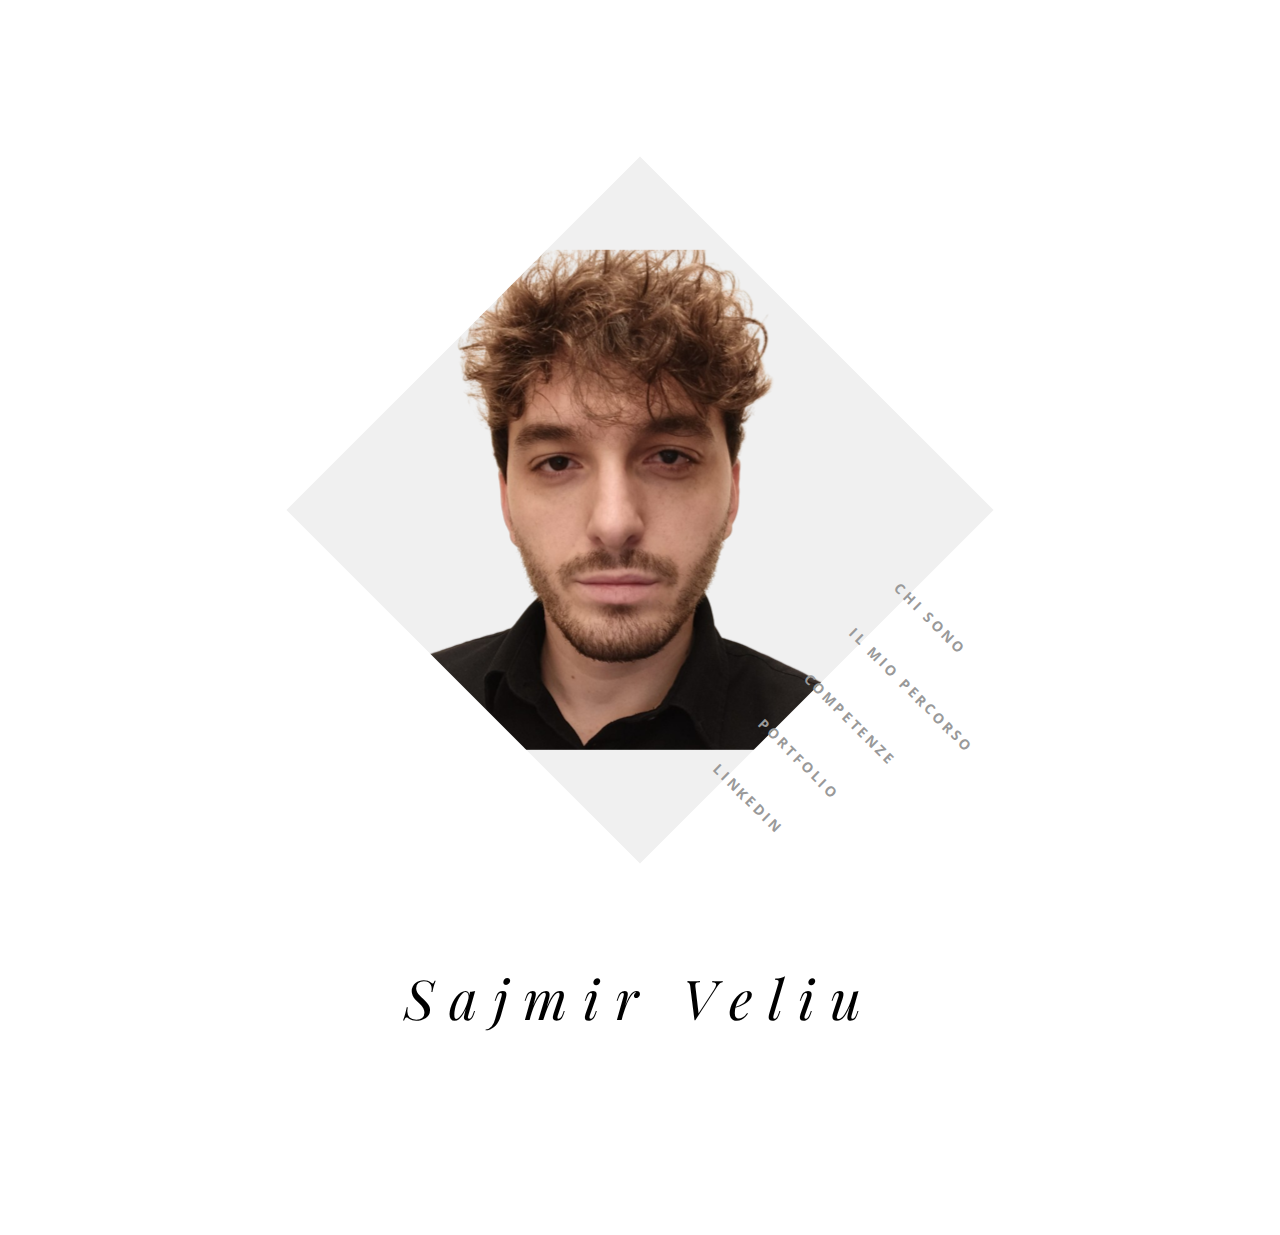
<file: index.html>
<!DOCTYPE html>
<html class='no-js'>

<head>

	<meta charset="utf-8">
	<meta http-equiv="X-UA-Compatible" content="IE=edge">
	<meta name="viewport" content="width=device-width, initial-scale=1">

	<title>Portfolio Veliu Sajmir</title>
	<link rel="icon" type="images/x-icon" href="img/icons8-portfolio-80.png" />

	<link rel='stylesheet' type='text/css' href='bootstrap/css/bootstrap.min.css'>
	<link rel='stylesheet' type='text/css' href='css/ionicons.min.css'>

	<link rel='stylesheet' type='text/css' href='css/owl.carousel.css'>
	<link rel='stylesheet' type='text/css' href='css/owl.theme.css'>
	<link rel='stylesheet' type='text/css' href='css/owl.transitions.css'>
	<link rel='stylesheet' type='text/css' href='css/magnific-popup.css'>
	<link rel='stylesheet' type='text/css' href='css/style.css'>
	<link rel='stylesheet' type='text/css' href='css/color-default.css'>

</head>

<body>

	<!--=============================================================================
			Preloader
		===============================================================================-->
	<div id='preloader'>
		<div class='loader'>
			<img src='img/load.gif' alt='symp'>
		</div>
	</div>



	<!--=============================================================================
			Main Wrapper
		===============================================================================-->
	<div id='wrapper'>

		<!--=============================================================================
				Front Section
			===============================================================================-->
		<section class='front-section'>

			<div class='container'>


				<div class='transition-mask'></div>


				<div class='front-person-img'>

					<!--person's image-->
					<img src='img/man2.png' alt='Symp'
						style="height: 100%;	position: absolute;	top: -11px; right: 60px; max-width: max-content!important;">
					<!--/person's image-->

				</div>


				<nav class='front-person-links'>

					<!--
							navigation links, data-section attribute points towards the section with id to be opened. 
						-->

					<ul>

						<li>
							<a href='#' data-section='about'>Chi Sono</a>
						</li>

						<li>
							<a href='#' data-section='resume'>Il Mio Percorso</a>
						</li>

						<li>
							<a href='#' data-section='services'>Competenze</a>
						</li>

						<li>
							<a href='#' data-section='portfolio'>Portfolio</a>
						</li>

						<li>
							<a href='https://www.linkedin.com/in/sajmir-veliu-4a868819b/'>Linkedin</a>
						</li>


					</ul>

				</nav>



				<div class='front-heading text-center' style="color:black!important;">

					<h2 style="color:black!important;">
						Sajmir Veliu
					</h2>



				</div>


			</div>

		</section>
		<!--=============================================================================
				/Front Section
			===============================================================================-->

		<!--=============================================================================
				About Section
			===============================================================================-->
		<section id='about' class='about-section section'>

			<div class='basic-info section-block'>

				<div class='container'>

					<div class='section-header text-center'>

						<h2>Chi Sono</h2>

						<!--divider-->
						<div class='divider-draft center'></div>
						<!--/divider-->


					</div>

					<div class='row'>

						<div class='col-md-4'>
							<div class='about-person-img'>

								<img src='img/man2.png' alt='symp'>

							</div>

						</div>


						<div class='col-md-8 about-info'>


							<p>
								Salve mi chiamo Sajmir e lavoro come sviluppatore software da diversi anni. Mi
								appassiona tutto ciò che riguarda la tecnologia e l’innovazione,
								e cerco sempre di applicare le mie conoscenze e le mie competenze per creare soluzioni
								originali e funzionali. Ho una ottima padronanza dei
								vari linguaggi di programmazione, come Java, PHP, Javascript e altri. Ho
								partecipato a numerosi progetti stimolanti,
								soprattutto nel settore sanitario nazionale, che potete visionare sul mio portfolio. Tra
								questi, vorrei segnalare MyADI (Gestionale Assistenza Domiciliare), il modulo di Fatturazione ADI per pazienti Extra AUSL Bologna,
								ClicCare (Gestionale Telemedicia) e nuovi progetti in corso come MyADI MMG (Gestionale Contratti MMG-ADI), MyADI Regione Lombardia e altri. Sono una persona socievole
								e amichevole, sempre disposto a imparare argomenti nuovi e a lavorare in team. Se volete saperne di più sul mio profilo non esitate a contattarmi.
							</p>

							<div class='clearfix'></div>


							<ul class='info-list'>

								<li>
									<div class='inner'>
										<h4>Nominativo</h4>
										<p>Sajmir Veliu</p>
									</div>
								</li>
								<li>
									<div class='inner'>
										<h4>Età</h4>
										<p>28</p>
									</div>
								</li>
								<li>
									<div class='inner'>
										<h4>Lavoro</h4>
										<p>Sviluppatore SW</p>
									</div>
								</li>
								<li>
									<div class='inner'>
										<h4>Città</h4>
										<p>Ferrara</p>
									</div>
								</li>



							</ul>

							<a href='img/CV_VeliuSajmir.pdf' target="_blank" class='symp-btn'><i class='ion-ios-download'></i> Scarica CV</a>

						</div>



					</div>




				</div>


			</div>

			<div class='about-icons section-block'>

				<div class='container'>

					<div class='row'>

						<div class='col-md-4'>
							<div class='service'>

								<div class='icon'>
									<i class='ion-ios-lightbulb'></i>
								</div>

								<div class='content'>

									<h4>Creativo</h4>

								</div>

							</div>
						</div>


						<div class='col-md-4'>
							<div class='service'>

								<div class='icon'>
									<i class='ion-help-buoy'></i>
								</div>

								<div class='content'>

									<h4>Collaborativo</h4>

								</div>

							</div>
						</div>


						<div class='col-md-4'>
							<div class='service'>

								<div class='icon'>
									<i class='ion-ios-glasses'></i>
								</div>

								<div class='content'>

									<h4>Curioso</h4>


								</div>

							</div>
						</div>




					</div>


				</div>
			</div>

			<div class='footer bg-lightgray section-block'>

				<div class='container'>

					<div class='row'>

						<div class='col-xs-6 text-left'>
							<h4>Sajmir Veliu</h4>
						</div>

						<div class='col-xs-6 text-right'>
							<ul class='footer-social'>
								<li>
									<a href='https://www.linkedin.com/in/sajmir-veliu-4a868819b/'>
										<i class='ion-social-linkedin'></i>
									</a>
								</li>
							</ul>
						</div>

					</div>


				</div>

			</div>


		</section>
		<!--=============================================================================
				/About Section
			===============================================================================-->

		<!--=============================================================================
				Resume Section
			===============================================================================-->
		<section id='resume' class='resume-section section'>

			<div class='container'>
				<div class='row'>
					<div class='col-md-6 col-md-offset-3'>
						<div class='section-header text-center'>

							<h2 class='animate text-over-block'>Il Mio Percorso</h2>

							<!--divider-->
							<div class='divider-draft center'></div>
							<!--/divider-->


						</div>
					</div>
				</div>
			</div>

			<div class='timeline-block section-block'>
				<div class='container'>
					<ul class='timeline'>

						<li class='timeline-header'>
							<h4>Educazione</h4>
						</li>

						<li>

							<div class='timeline-desc'>

								<h4></h4>

							</div>

							<div class='timeline-content'>

								<h4>Università degli Studi di Ferrara</h4>
								<span>Informatica e Matematica</span>

								<p>
								</p>


							</div>

						</li>

						<li class='inverse'>

							<div class='timeline-desc'>

								<h4></h4>

							</div>

							<div class='timeline-content'>

								<h4>I.T.I.S RAVENNA</h4>
								<span>Informatica</span>

								<p>
								</p>

							</div>

						</li>


						<li class='timeline-header'>
							<h4>Esperienza Lavorativa</h4>
						</li>


						<li>

							<div class='timeline-desc'>

								<h4>2020-Oggi</h4>

							</div>

							<div class='timeline-content'>

								<h4>Delta Informatica</h4>
								<span>Full Stack Developer</span>

								<p>

								</p>

							</div>

						</li>

						<li class='inverse'>

							<div class='timeline-desc'>

								<h4>2019-2020</h4>

							</div>

							<div class='timeline-content'>

								<h4>Università degli Studi di Ferrara</h4>
								<span>Tirocinio Interno</span>

								<p>
								</p>

							</div>

						</li>

						<li>

							<div class='timeline-desc'>

								<h4>2017-2019 (Periodo Estivo)</h4>

							</div>

							<div class='timeline-content'>

								<h4>Stabilimento Balneare</h4>
								<span>Bagnino</span>

								<p>

								</p>

							</div>

						</li>

					</ul>
				</div>
			</div>

			<div class='hobbies-block bg-lightgray section-block'>
				<div class='container'>

					<div class='section-header text-center'>
						<h2 class='animate text-over-block'>I Miei Hobby</h2>
						<!--divider-->
						<div class='divider-draft center'></div>
						<!--/divider-->
					</div>

					<div class='row'>


						<div class='col-md-3 col-sm-4 col-xs-6'>

							<div class='hobby'>

								<div class='icon'>
									<i class='ion-ios-film'></i>
								</div>

								<h4>Film / Serie</h4>

							</div>

						</div>

						<div class='col-md-3 col-sm-4 col-xs-6'>

							<div class='hobby'>

								<div class='icon'>
									<i class='ion-ios-body'></i>
								</div>

								<h4>Sport</h4>

							</div>

						</div>

						<div class='col-md-3 col-sm-4 col-xs-6'>

							<div class='hobby'>

								<div class='icon'>
									<i class='ion-ios-game-controller-b'></i>
								</div>

								<h4>Games</h4>

							</div>

						</div>




						<div class='col-md-3 col-sm-4 col-xs-6'>

							<div class='hobby'>

								<div class='icon'>
									<i class='ion-beer'></i>
								</div>

								<h4>Compagnia</h4>

							</div>

						</div>





					</div>



				</div>
			</div>


			<div class='footer bg-lightgray section-block'>

				<div class='container'>

					<div class='row'>

						<div class='col-xs-6 text-left'>
							<h4>Sajmir Veliu</h4>
						</div>

						<div class='col-xs-6 text-right'>
							<ul class='footer-social'>
								<li>
									<a href='https://www.linkedin.com/in/sajmir-veliu-4a868819b/'>
										<i class='ion-social-linkedin'></i>
									</a>
								</li>
							</ul>
						</div>

					</div>


				</div>

			</div>


		</section>
		<!--=============================================================================
				/Resume Section
			===============================================================================-->


		<!--=============================================================================
				Services Section
			===============================================================================-->
		<section id='services' class='services-section section'>

			<div class='container'>
				<div class='row'>
					<div class='col-md-6 col-md-offset-3'>
						<div class='section-header main-title text-center'>

							<h2 class='animate text-over-block'>Competenze</h2>

							<!--divider-->
							<div class='divider-draft center'></div>
							<!--/divider-->

						</div>
					</div>
				</div>
			</div>

			<div class='services-block section-block'>

				<div class='container'>

					<div class='row'>


						<div class='col-md-3'>
							<div class='service'>
								<div class='icon'>
									<i class='ion-code'></i>
								</div>

								<div class='content'>

									<h4>Coding</h4>

									<div>
										<div class="p-2 col-md-12 text-left">
											<ul>
												<li>Java</li>
												<li>PHP</li>
												<li>Javascript (JQuery,Ajax)</li>
												<li>RESTful API (XML,JSON)</li>
												<li>HL7,FHIR</li>
												<li>ReactJS</li>
												<li>Git</li>
												<li>Docker</li>
											</ul>
										</div>
									</div>

								</div>
							</div>
						</div>


						<div class='col-md-3'>
							<div class='service'>
								<div class='icon'>
									<i class='ion-ios-lightbulb'></i>
								</div>

								<div class='content'>

									<h4>Database</h4>

									<div>
										<div class="col-md-12 text-left">
											<ul>
												<li>Oracle Database (PL/SQL)</li>
												<li>MySQL</li>
											</ul>
										</div>
									</div>

								</div>
							</div>
						</div>

						<div class='col-md-3'>
							<div class='service'>
								<div class='icon'>
									<i class='ion-ios-monitor'></i>
								</div>

								<div class='content'>

									<h4>Web Design</h4>

									<div>
										<div class="col-md-12 text-left">
											<ul>
												<li>Figma</li>
												<li>Bootstrap</li>
											</ul>
										</div>
									</div>

								</div>
							</div>
						</div>

						<div class='col-md-3'>
							<div class='service'>
								<div class='icon'>
									<i class='ion-ios-lightbulb'></i>
								</div>

								<div class='content'>

									<h4>Gestionale Lavoro</h4>

									<div>
										<div class="col-md-12 text-left">
											<ul>
												<li>Wrike</li>
											</ul>
										</div>
									</div>

								</div>
							</div>
						</div>


					</div>


				</div>

			</div>


			<div class='process-block bg-lightgray section-block'>
				<div class='container'>

					<div class='section-header text-center'>
						<h2>Processo Lavorativo</h2>
						<!--divider-->
						<div class='divider-draft center'></div>
						<!--/divider-->
					</div>

				</div>

				<div style="text-align: center;">

					<div class='col-md-1'></div>
					<div class='col-md-2'>

						<div class='process'>

							<div class='number'>
								<span>01</span>
							</div>

							<div class='content'>

								<h4>Analisi</h4>

							</div>

						</div>

					</div>

					<div class='col-md-2'>

						<div class='process'>

							<div class='number'>
								<span>02</span>
							</div>

							<div class='content'>

								<h4>Design</h4>

							</div>

						</div>

					</div>

					<div class='col-md-2'>

						<div class='process'>

							<div class='number'>
								<span>03</span>
							</div>

							<div class='content'>

								<h4>Programamzione</h4>

							</div>

						</div>

					</div>

					<div class='col-md-2'>

						<div class='process'>

							<div class='number'>
								<span>04</span>
							</div>

							<div class='content'>

								<h4>Deployment</h4>

							</div>

						</div>

					</div>

					<div class='col-md-2'>

						<div class='process last'>

							<div class='number'>
								<span>05</span>
							</div>

							<div class='content'>

								<h4>Manuntenzione</h4>

							</div>

						</div>

					</div>
					<div class='col-md-1'></div>



				</div>
			</div>

			<div class='footer bg-lightgray section-block'>

				<div class='container'>

					<div class='row'>

						<div class='col-xs-6 text-left'>
							<h4>Sajmir Veliu</h4>
						</div>

						<div class='col-xs-6 text-right'>
							<ul class='footer-social'>
								<li>
									<a href='https://www.linkedin.com/in/sajmir-veliu-4a868819b/'>
										<i class='ion-social-linkedin'></i>
									</a>
								</li>

							</ul>
						</div>

					</div>


				</div>

			</div>


		</section>
		<!--=============================================================================
				/Services Section
			===============================================================================-->


		<!--=============================================================================
				Portfolio Section
			===============================================================================-->
		<section id='portfolio' class='portfolio-section section'>

			<div class='portfolio-block section-block'>

				<div class='container'>

					<div class='row'>
						<div class='col-md-6 col-md-offset-3'>

							<div class='section-header text-center'>

								<h2 class='animate text-over-block'>Portfolio</h2>

								<!--divider-->
								<div class='divider-draft center'></div>
								<!--/divider-->

								<p>
									Nel portfolio troviamo alcuni dei miei progetti più interessanti e innovativi,
									che mostrano le mie abilità e la mia passione per lo sviluppo web e non solo.
								</p>

							</div>

						</div>
					</div>

					<div id='portfolio-filters'>
						<ul>
							<li>
								<a href='#' data-group='tutto' class='active'>Tutti</a>
							</li>
							<li>
								<a href='#' data-group='lavorazione'>In Lavorazione</a>
							</li>
							<li>
								<a href='#' data-group='progetto'>Progetti</a>
							</li>
							<li>
								<a href='#' data-group='integrazione'>Integrazioni</a>
							</li>
							<li>
								<a href='#' data-group='pagina_web'>Pagine Web</a>
							</li>


						</ul>
					</div>

					<div id='portfolio-grid' class='portfolio-items'>

						<!---------------------- LAVORI IN CORSO ----------------------------->

						<div class='item' data-groups='["tutto","lavorazione"]'>
							<div class='inner'>

								<img src='img/portfolio/in_aggiornamento.png'>

								<div class='caption'>

									<div class='caption-inner'>

										<h6>AUSL Bologna - Gestionale Contratti MMG ADI</h6>
										<h4>MyADI MMG </h4>

										<ul class='links'>

											<li>
												<a href='lavori/work.html' target="_blank">
													<i class='ion-ios-plus-empty'></i>
												</a>
											</li>

										</ul>

									</div>


								</div>

							</div>
						</div>

						<div class='item' data-groups='["tutto","lavorazione"]'>
							<div class='inner'>

								<img src='img/portfolio/in_aggiornamento.png'>

								<div class='caption'>

									<div class='caption-inner'>

										<h6>Fondazione Teresa Camplani - Gestionale Assistenza Domiciliare</h6>
										<h4>MyADI RL</h4>

										<ul class='links'>

											<li>
												<a href='lavori/work.html' target="_blank">
													<i class='ion-ios-plus-empty'></i>
												</a>
											</li>

										</ul>

									</div>


								</div>

							</div>
						</div>

						<!---------------------------------------------------------------------->

						<!---------------------- PROGETTI --------------------------------------->
						<div class='item' data-groups='["tutto","progetto"]'>
							<div class='inner'>

								<img src='img/portfolio/in_aggiornamento.png'>

								<div class='caption'>

									<div class='caption-inner'>

										<h6>AUSL Bologna - Gestionale Assistenza Domiciliare</h6>
										<h4>MyADI</h4>


										<ul class='links'>

											<li>
												<a href='lavori/work.html' target="_blank">
													<i class='ion-ios-plus-empty'></i>
												</a>
											</li>

										</ul>

									</div>


								</div>

							</div>
						</div>

						<!---------------------------------------------------------------------->

						<!------------------------------- INTEGRAZIONI --------------------------------------->
						<div class='item' data-groups='["tutto","integrazione"]'>
							<div class='inner'>

								<img src='img/portfolio/in_aggiornamento.png'>

								<div class='caption'>

									<div class='caption-inner'>

										<h6>Regione Lombardia - Sistema Informativo Socio Sanitario</h6>
										<h4>Autenticazione SISS</h4>

										<ul class='links'>

											<li>
												<a href='lavori/work.html' target="_blank">
													<i class='ion-ios-plus-empty'></i>
												</a>
											</li>

										</ul>

									</div>


								</div>

							</div>
						</div>
						<!------------------------------------------------------------------------------------>


						<!-----------------------------------PAGINE WEB----------------------------------->
						<div class='item' data-groups='["tutto","pagina_web"]'>
							<div class='inner'>

								<img src='img/portfolio/in_aggiornamento.png'>

								<div class='caption'>

									<div class='caption-inner'>

										<h4>Gestione Fatture</h4>

										<ul class='links'>

											<li>
												<a href='lavori/work.html' target="_blank">
													<i class='ion-ios-plus-empty'></i>
												</a>
											</li>

										</ul>

									</div>


								</div>

							</div>
						</div>
						<!-------------------------------------------------------------------------------->


						<!--
						<div class='item' data-groups='["tutto","web"]'>
							<div class='inner'>

								<img src='img/portfolio/4.jpg'>

								<div class='caption'>

									<div class='caption-inner'>

										<h4>Project Title</h4>

										<ul class='links'>

											<li>
												<a href='lavori/work.html'>
													<i class='ion-ios-plus-empty'></i>
												</a>
											</li>

											<li>
												<a href='img/portfolio/4.jpg' class='image-link'>
													<i class='ion-ios-search'></i>
												</a>
											</li>

										</ul>

									</div>


								</div>

							</div>
						</div>

						<div class='item' data-groups='["tutto","tech"]'>
							<div class='inner'>

								<img src='img/portfolio/5.jpg'>

								<div class='caption'>

									<div class='caption-inner'>

										<h4>Project Title</h4>

										<ul class='links'>

											<li>
												<a href='lavori/work.html'>
													<i class='ion-ios-plus-empty'></i>
												</a>
											</li>

											<li>
												<a href='img/portfolio/5.jpg' class='image-link'>
													<i class='ion-ios-search'></i>
												</a>
											</li>

										</ul>

									</div>


								</div>

							</div>
						</div>

						<div class='item' data-groups='["tutto","photography"]'>
							<div class='inner'>

								<img src='img/portfolio/6.jpg'>

								<div class='caption'>

									<div class='caption-inner'>

										<h4>Project Title</h4>

										<ul class='links'>

											<li>
												<a href='lavori/work.html'>
													<i class='ion-ios-plus-empty'></i>
												</a>
											</li>

											<li>
												<a href='img/portfolio/6.jpg' class='image-link'>
													<i class='ion-ios-search'></i>
												</a>
											</li>

										</ul>

									</div>


								</div>

							</div>
						</div>

						<div class='item' data-groups='["tutto","web"]'>
							<div class='inner'>

								<img src='img/portfolio/7.jpg'>

								<div class='caption'>

									<div class='caption-inner'>

										<h4>Project Title</h4>

										<ul class='links'>

											<li>
												<a href='lavori/work.html'>
													<i class='ion-ios-plus-empty'></i>
												</a>
											</li>

											<li>
												<a href='img/portfolio/7.jpg' class='image-link'>
													<i class='ion-ios-search'></i>
												</a>
											</li>

										</ul>

									</div>


								</div>

							</div>
						</div>

						<div class='item' data-groups='["tutto","tech"]'>
							<div class='inner'>

								<img src='img/portfolio/8.jpg'>

								<div class='caption'>

									<div class='caption-inner'>

										<h4>Project Title</h4>

										<ul class='links'>

											<li>
												<a href='lavori/work.html'>
													<i class='ion-ios-plus-empty'></i>
												</a>
											</li>

											<li>
												<a href='img/portfolio/8.jpg' class='image-link'>
													<i class='ion-ios-search'></i>
												</a>
											</li>

										</ul>

									</div>


								</div>

							</div>
						</div>

						<div class='item' data-groups='["tutto","photography"]'>
							<div class='inner'>

								<img src='img/portfolio/9.jpg'>

								<div class='caption'>

									<div class='caption-inner'>

										<h4>Project Title</h4>

										<ul class='links'>

											<li>
												<a href='lavori/work.html'>
													<i class='ion-ios-plus-empty'></i>
												</a>
											</li>

											<li>
												<a href='img/portfolio/9.jpg' class='image-link'>
													<i class='ion-ios-search'></i>
												</a>
											</li>

										</ul>

									</div>


								</div>

							</div>
						</div>
						-->


					</div>

				</div>

			</div>

			<div class='footer bg-lightgray section-block'>

				<div class='container'>

					<div class='row'>

						<div class='col-xs-6 text-left'>
							<h4>Sajmir Veliu</h4>
						</div>

						<div class='col-xs-6 text-right'>
							<ul class='footer-social'>
								<li>
									<a href='https://www.linkedin.com/in/sajmir-veliu-4a868819b/'>
										<i class='ion-social-linkedin'></i>
									</a>
								</li>
							</ul>
						</div>

					</div>


				</div>

			</div>

		</section>
		<!--=============================================================================
				/Portfolio Section
			===============================================================================-->


		<!--close button-->
		<div class='close-btn'>
			<span></span>
			<span></span>
		</div>
		<!--/close button-->


	</div>
	<!--=============================================================================
			/Main Wrapper
		===============================================================================-->


	<!--=============================================================================
			JavaScript Files
		===============================================================================-->
	<script src='js/jquery.min.js'></script>
	<script src='js/jquery.stellar.min.js'></script>
	<script src='js/modernizr.js'></script>
	<script src='js/owl.carousel.min.js'></script>
	<script src='js/jquery.shuffle.min.js'></script>
	<script src='js/jquery.magnific-popup.min.js'></script>
	<script src='js/validator.min.js'></script>
	<script src='js/smoothscroll.js'></script>
	<script src='js/script.js'></script>



</body>

</html>
</file>
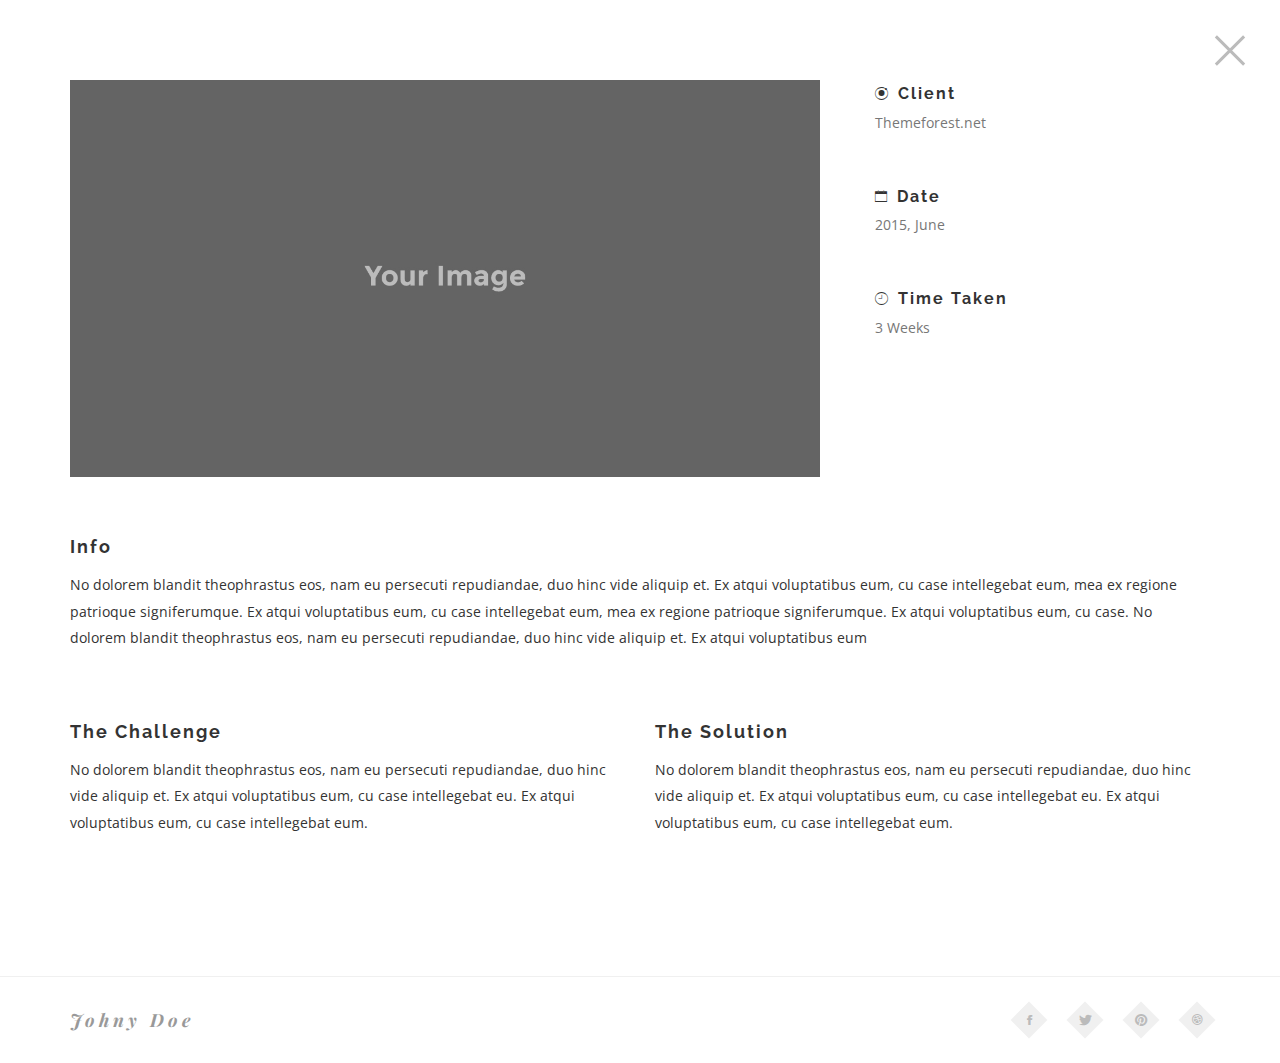
<file: work.html>
<!DOCTYPE html>
<html class='no-js' >
	
	<head>
		
		
		<meta charset="utf-8">
		<meta http-equiv="X-UA-Compatible" content="IE=edge">
		<meta name="viewport" content="width=device-width, initial-scale=1">
		<!-- The above 3 meta tags *must* come first in the head; any other head content must come *after* these tags -->
	
		<title>Symp - Personal Resume/CV HTML Template</title>
		
		<!--[if lt IE 9]>
		  <script src="//html5shim.googlecode.com/svn/trunk/html5.js"></script>
		<![endif]-->

		
		<link rel='stylesheet' type='text/css' href='bootstrap/css/bootstrap.min.css' >
		<link rel='stylesheet' type='text/css' href='css/ionicons.min.css' >
		<link rel='stylesheet' type='text/css' href='css/owl.carousel.css' >
		<link rel='stylesheet' type='text/css' href='css/owl.theme.css' >
		<link rel='stylesheet' type='text/css' href='css/owl.transitions.css' >
		<link rel='stylesheet' type='text/css' href='css/style.css' >
		<link rel='stylesheet' type='text/css' href='css/color-default.css' >
		
		
	</head>
	
	<body>
		
		
		<!--close button-->
		<a href='index.html' class='close-btn' >
			<span></span>
			<span></span>
		</a>
		<!--/close button-->
		
		
		<!--preloader-->
		<div id='preloader' >
		
			<div class='loader' >
				<img src='img/load.gif' alt='symp' >
			</div>
			
		</div>
		<!--/preloader-->
		
		
		<div id='wrapper' >
			
			<section class='single-work' >
				
				<div class='container' >
					
					
					<div class='row' >
						
						<div class='col-md-8' >
							
							<img src='img/bg3.jpg' alt='symp' >
						
						</div>
						
						
						<div class='col-md-4' >
							
							<ul class='work-info' >
								
								<li>
									
									<h4><i class='ion-ionic' ></i>Client</h4>
									
									<p>Themeforest.net</p>
									
								</li>
								
								<li>
									
									<h4><i class='ion-ios-calendar-outline' ></i>Date</h4>
									
									<p>2015, June</p>
									
								</li>
								
								
								
								<li>
									
									<h4><i class='ion-ios-clock-outline' ></i>Time Taken</h4>
									
									<p>3 Weeks</p>
									
								</li>
								
								
								
								
								
								
							</ul>
							
						</div>
						
						
						
					</div>
					
					
					<div class='work-content' >
						
						<div class='block' >
							
							<h4>Info</h4>
							
							<p>
								No dolorem blandit theophrastus eos, nam eu persecuti repudiandae, duo hinc vide aliquip et. Ex atqui voluptatibus eum, cu case intellegebat eum, mea ex regione patrioque signiferumque. Ex atqui voluptatibus eum, cu case intellegebat eum, mea ex regione patrioque signiferumque. Ex atqui voluptatibus eum, cu case. No dolorem blandit theophrastus eos, nam eu persecuti repudiandae, duo hinc vide aliquip et. Ex atqui voluptatibus eum
							</p>
							
						</div>
						
						<div class='block row' >
							
							
							<div class='col-md-6' >
								
								<h4>The Challenge</h4>
								
								<p>
									No dolorem blandit theophrastus eos, nam eu persecuti repudiandae, duo hinc vide aliquip et. Ex atqui voluptatibus eum, cu case intellegebat eu. Ex atqui voluptatibus eum, cu case intellegebat eum.
								</p>
								
							</div>
							
							
							<div class='col-md-6' >
								
								<h4>The Solution</h4>
								
								<p>
									No dolorem blandit theophrastus eos, nam eu persecuti repudiandae, duo hinc vide aliquip et. Ex atqui voluptatibus eum, cu case intellegebat eu. Ex atqui voluptatibus eum, cu case intellegebat eum.
								</p>
								
							</div>
							
							
							
							
						</div>
						
					</div>
					
					
				</div>
				
			</section>
			
			
			<div class='footer bg-lightgray section-block' >
				
				<div class='container' >
					
					<div class='row' >
						
						<div class='col-md-6 text-left' >
							<h4>Johny Doe</h4>
						</div>
						
						<div class='col-md-6 text-right' >
							<ul class='footer-social' >
								<li>
									<a href='#' >
										<i class='ion-social-facebook' ></i>
									</a>
								</li>
								<li>
									<a href='#' >
										<i class='ion-social-twitter' ></i>
									</a>
								</li>
								<li>
									<a href='#' >
										<i class='ion-social-pinterest' ></i>
									</a>
								</li>
								<li>
									<a href='#' >
										<i class='ion-social-dribbble' ></i>
									</a>
								</li>
							</ul>
						</div>
						
					</div>
					
					
				</div>
				
			</div>
			
			
			
		</div>
		
		<script src='js/jquery.min.js' ></script>
		<script src='js/jquery.stellar.min.js' ></script>
		<script src='js/modernizr.js' ></script>
		<script src='js/owl.carousel.min.js' ></script>
		<script src='js/jquery.shuffle.min.js' ></script>
		<script src='js/jquery.magnific-popup.min.js' ></script>
		<script src='js/validator.min.js' ></script>
		<script src='js/smoothscroll.js' ></script>
		<script src='js/script.js' ></script>
		
	</body>
	
</html>
</file>
<file: css/style.css>
/*=======================================================================
	
	Item Name 		|		Symp - Responsive One Page VCard/Resume Template
	
	Author Name		|		Noman Ali Samejo
	
-------------------------------------------------------------------------
	CSS Structure
-------------------------------------------------------------------------
	
	01- General CSS
	02- Preloader
	03- Front Section
	04- About Section
	05- Resume Section
	06- Services Section
	07- Blog Section
	08- Portfolio Section
	09- Contact Section
	10- Work Page
	11- Single Post Page
	12- Responsive CSS
	
	*Colors are in separate files.
	
=======================================================================*/






/*Importing Google Fonts */
@import url(https://fonts.googleapis.com/css?family=Raleway:400,700,600,300|Playfair+Display:700italic,400italic|Crimson+Text:400italic,600italic|Open+Sans:400,700);

/*=======================================================================
	General CSS
=======================================================================*/
*{
	margin:0;
	padding:0;
	outline:none;
	font-family: Open Sans, sans-serif;
}
h1, h2, h3, h4, h5, h6,
.h1, .h2, .h3, .h4, .h5, .h6{
	font-weight:bold;
	font-family: Raleway, sans-serif;
}
::-webkit-scrollbar{
	height:10px;
	width:10px;
	background:#FFF;
}
::-webkit-scrollbar-thumb{
	background:#BBB;
	border:solid 2px #FFF;
}
::-webkit-scrollbar-thumb:hover{
	background:#888;
}
::-moz-scrollbar{
	height:10px;
	width:10px;
	background:#FFF;
}
::-moz-scrollbar-thumb{
	background:#BBB;
	border:solid 2px #FFF;
}
::-moz-scrollbar-thumb:hover{
	background:#888;
}
img{
	max-width:100%;
}
.parallax{
	background-size:cover;
}
body.section-show{
	overflow:hidden;
}
body a.close-btn,
body.section-show .close-btn{
	opacity:1;
	z-index:100;
	-webkit-transition:opacity .4s 1.2s ease, background .3s ease;
	-moz-transition:opacity .4s 1.2s ease, background .3s ease;
	transition:opacity .4s 1.2s ease, background .3s ease;
	overflow:hidden;
}
.close-btn{
	position:fixed;
	height:64px;
	width:64px;
	cursor:pointer;
	display:block;
	top:18px;
	right:18px;
	opacity:0;
	z-index:-99;
}
.close-btn > span{
	height:3px;
	width:40px;
	background:#BBB;
	position:absolute;
	top:50%;
	left:50%;
	margin-left:-20px;
	margin-top:-1.5px;
}
.close-btn > span:before{
	content: ' ';
	position:absolute;
	top:0;
	width:0;
	height:inherit;
	background:#B7A389;
}
.close-btn > span:nth-of-type(1){
	-webkit-transform:rotate(45deg);
	-moz-transform:rotate(45deg);
	-ms-transform:rotate(45deg);
	-o-transform:rotate(45deg);
	transform:rotate(45deg);
}
.close-btn > span:nth-of-type(2){
	-webkit-transform:rotate(-45deg);
	-moz-transform:rotate(-45deg);
	-ms-transform:rotate(-45deg);
	-o-transform:rotate(-45deg);
	transform:rotate(-45deg);
}
.close-btn > span:nth-of-type(1):before{
	left:0;
}
.close-btn > span:nth-of-type(2):before{
	right:0;
}
.close-btn:hover > span{
	background:transparent;
}
.close-btn:hover > span:before{
	-webkit-transition:all .3s ease;
	-moz-transition:all .3s ease;
	transition:all .3s ease;
	width:100%;
}
.close-btn:hover > span:nth-of-type(2):before{
	-webkit-transition-delay:.3s;	
	-moz-transition-delay:.3s;	
	transition-delay:.3s;	
}
.section-header h2{
	font-size:32px;
	letter-spacing:6px;
	color:#333;
	margin-top:0;
	margin-bottom:35px;
	font-weight:300;
}
.section-header p{
	margin-top:30px;
	line-height:1.7em;
	color:#8A8A8A;
	font-size:16px;
}
#wrapper{
	overflow-x:hidden;
}
.front-section{
	background:#FFF;
}
.section{
	position:fixed;
	left:0;
	right:0;
	top:0;
	bottom:0;
	border:solid 4px #BBB;
	padding-top:100px;
	z-index:-9;
	background:#FFF;
	overflow-y:auto;
	opacity:0;
	visibility:hidden;
	transition: all .3s ease;
}
body.section-show .section.active{
	-webkit-transition:opacity .4s 1.2s ease;
	-moz-transition:opacity .4s 1.2s ease;
	transition:opacity .4s 1.2s ease;
	z-index:99;
	opacity:1;
	visibility:visible;
}
.bg-lightgray{
	background:#F5F5F5;
}
.footer{
	padding:30px 0;
	background:#FFF;
	border-top:solid 1px #F0F0F0;
}
.footer h4{
	font-size:18px;
	letter-spacing:4px;
	margin:0;
	margin-top:3.5px;
	font-style:italic;
	font-family:'Playfair Display', serif;
	color:#999;
}
.footer-social{
	margin:0;
	padding:0;
	list-style:none;
	font-size:0;
}
.footer-social > li{
	display:inline-block;
	*display:inline;
	*zoom:1;
	margin-left:30px;
}
.footer-social > li > a{
	text-decoration:none;
	height:26px;
	width:26px;
	line-height:26px;
	vertical-align:middle;
	-webkit-transform:rotate(45deg);
	-moz-transform:rotate(45deg);
	-ms-transform:rotate(45deg);
	-o-transform:rotate(45deg);
	transform:rotate(45deg);
	-webkit-transition:all .3s ease-in-out;
	-moz-transition:all .3s ease-in-out;
	transition:all .3s ease-in-out;
	display:block;
	text-align:center;
	color:#BBB;
	background:#F0F0F0;
	font-size:0;
}
.footer-social > li > a > i{
	-webkit-transform:rotate(-45deg);
	-moz-transform:rotate(-45deg);
	-ms-transform:rotate(-45deg);
	-o-transform:rotate(-45deg);
	transform:rotate(-45deg);
	display:inline-block;
	*display:inline;
	*zoom:1;
	line-height:inherit;
	width:inherit;
	height:inherit;
	vertical-align:middle;
}
.footer-social > li > a > i:before{
	font-size:14px;
	line-height:1em;
	vertical-align:middle;
}
.footer-social > li > a:hover{
	background:#B7A389;
	color:#FFF;
}
.section-block > .container,
.section-block{
	position:relative;
}
.section-block{
	overflow:hidden;
}

/*=======================================================================
	Preloader
=======================================================================*/
.js #preloader{
	position:fixed;
	top:0;
	left:0;
	right:0;
	bottom:0;
	background:#FFF;
	z-index:199;
	-webkit-transition:all .5s ease;
	-moz-transition:all .5s ease;
	transition:all .5s ease;
}
.js #preloader .loader{
	position:absolute;
	top:50%;
	left:50%;
	-webkit-transform:translate(-50%, -50%);	
	-moz-transform:translate(-50%, -50%);	
	-ms-transform:translate(-50%, -50%);	
	-o-transform:translate(-50%, -50%);	
	transform:translate(-50%, -50%);	
}
.js body.loaded #preloader{
	-webkit-transform:scale(.6) translateY(-100%);
	-moz-transform:scale(.6) translateY(-100%);
	-ms-transform:scale(.6) translateY(-100%);
	-o-transform:scale(.6) translateY(-100%);
	transform:scale(.6) translateY(-100%);
	opacity:0;
	visibility:hidden;
	z-index:-1;
}
.no-js #preloader{
	display:none;
}

.divider-draft{
	position:relative;
	height:2px;
	background:#333;
	width:40px;
	display:block;
	margin:15px 0;
}
.divider-draft:before,
.divider-draft:after{
	content: ' ';
	width:25px;
	height:1px;
	background:#333;
	position:absolute;
	left:0;
}
.divider-draft.center{
	margin:auto;
}
.divider-draft.center:before,
.divider-draft.center:after{
	right:0;
	margin:auto;
}
.divider-draft:before{
	top:-6px;
}
.divider-draft:after{
	bottom:-6px;
}

/*=======================================================================
	Front Section
=======================================================================*/
body.section-show .transition-mask{
	position:absolute;
	top:260px;
	height:500px;
	width:500px;
	left:0;
	right:0;
	margin:auto;
	z-index:22;
	transform:rotate(45deg);
	overflow:hidden;
	-webkit-animation: fill2 .8s .4s both ease;
	-moz-animation: fill2 .8s .4s both ease;
	animation: fill2 .8s .4s both ease;
}
body .transition-mask:before{
	content: ' ';
	position:absolute;
	bottom:0;
	right:0;
	height:100%;
	width:100%;
}
body.section-show .transition-mask:before{
	-webkit-animation: fill .4s both ease;
	-moz-animation: fill .4s both ease;
	animation: fill .4s both ease;
	background:#CCC;
}

@-webkit-keyframes fill2{
	0%{
		transform:rotate(45deg);
	}
	100%{
		z-index:50;
		transform:rotate(0deg);
		height:100%;
		width:100%;
		top:0;
		bottom:auto;
	}
}
@keyframes fill2{
	0%{
		-webkit-transform:rotate(45deg);
		-moz-transform:rotate(45deg);
		-ms-transform:rotate(45deg);
		-o-transform:rotate(45deg);
		transform:rotate(45deg);
	}
	100%{
		z-index:50;
		-webkit-transform:rotate(0deg);
		-moz-transform:rotate(0deg);
		-ms-transform:rotate(0deg);
		-o-transform:rotate(0deg);
		transform:rotate(0deg);
		height:100%;
		width:100%;
		top:0;
		bottom:auto;
	}
}



@-webkit-keyframes fill{
	0%{
		width:0%;
	}
	100%{
		width:100%;
	}
}

@keyframes fill{
	0%{
		width:0%;
	}
	100%{
		width:100%;
	}
}



.front-section{
	padding-top:60px;
	padding-bottom:200px;
	position:relative;
}
.front-heading{
	text-align:center;
	margin-top:190px;
}
.front-heading > h2{
	font-size:55px;
	font-weight:lighter;
	letter-spacing:15px;
	position:relative;
	position:relative;
	line-height:1em;
	display:inline-block;
	*display:inline;
	*zoom:1;
	z-index:10;
	color:#999;
	font-family: 'Playfair Display', serif;
	font-style:italic;
}

.front-person-img{
	width:500px;
	height:500px;
	overflow:hidden;
	background:#F0F0F0;
	position:relative;
	z-index:15;
	-webkit-transition:height .5s .3s ease, transform .5s .8s ease;
	-moz-transition:height .5s .3s ease, transform .5s .8s ease;
	transition:height .5s .3s ease, transform .5s .8s ease;
	margin:200px auto;
	margin-bottom:0;
	-webkit-transform:rotate(45deg);
	-moz-transform:rotate(45deg);
	-ms-transform:rotate(45deg);
	-o-transform:rotate(45deg);
	transform:rotate(45deg);
	border-radius:0;
}
.front-person-img > img{
	max-width:100%;
	vertical-align:bottom;
	-webkit-transform:rotate(-45deg) translateY(40px);
	-moz-transform:rotate(-45deg) translateY(40px);
	-ms-transform:rotate(-45deg) translateY(40px);
	-o-transform:rotate(-45deg) translateY(40px);
	transform:rotate(-45deg) translateY(40px);
}

.front-person-titles{
	position:relative;
	z-index:10;
	height:500px;
	width:500px;
	margin:auto;
	margin-top:-500px;
	-webkit-transform:rotate(45deg);
	-moz-transform:rotate(45deg);
	-ms-transform:rotate(45deg);
	-o-transform:rotate(45deg);
	transform:rotate(45deg);
}
.front-person-titles > span{
	position:absolute;
	z-index:5;
	display:block;
	width:100%;
	font-family:Hind, sans-serif;
	color:#CCC;
	text-align:center;
	font-size:24px;
	letter-spacing:25px;
	line-height:1em;
	text-transform:lowercase;
}
.front-person-titles > .t1{
	left:5px;
	bottom:0;
	-webkit-transform:rotate(-90deg) translateY(-100%);
	-moz-transform:rotate(-90deg) translateY(-100%);
	-ms-transform:rotate(-90deg) translateY(-100%);
	-o-transform:rotate(-90deg) translateY(-100%);
	transform:rotate(-90deg) translateY(-100%);
	-webkit-transform-origin:0% 0%;
	-moz-transform-origin:0% 0%;
	-ms-transform-origin:0% 0%;
	-o-transform-origin:0% 0%;
	transform-origin:0% 0%;
}
.front-person-titles > .t2{
	top:5px;
	left:0;
	-webkit-transform:translateY(-100%);
	-moz-transform:translateY(-100%);
	-ms-transform:translateY(-100%);
	-o-transform:translateY(-100%);
	transform:translateY(-100%);
}
.front-person-titles > .t3{
	left:0;
	bottom:5px;
	-webkit-transform:translateY(100%) rotate(180deg);
	-moz-transform:translateY(100%) rotate(180deg);
	-ms-transform:translateY(100%) rotate(180deg);
	-o-transform:translateY(100%) rotate(180deg);
	transform:translateY(100%) rotate(180deg);
}


.front-person-links{
	margin:auto;
	width:500px;
	height:500px;
	margin-top:-500px;
	z-index:25;
	-webkit-transform: rotate(45deg);
	-moz-transform: rotate(45deg);
	-ms-transform: rotate(45deg);
	-o-transform: rotate(45deg);
	transform: rotate(45deg);
	position:relative;
}

.front-person-links > ul > li{
	display:block;
}
.front-person-links > ul{
	font-size:0;
	z-index:99;
	position:absolute;
	text-align:left;
	white-space:nowrap;
	left:100%;
	top:50%;
	-webkit-transform:translateY(-50%);
	-moz-transform:translateY(-50%);
	-ms-transform:translateY(-50%);
	-o-transform:translateY(-50%);
	transform:translateY(-50%);
	margin:0;
	padding:0;
	list-style:none;
	margin-left:-15px;
}
.front-person-links > ul > li > a{
	font-weight:bold;
	display:block;
	font-size:14px;
	padding:25px 0;
	cursor:pointer;
	-webkit-transition:all .3s ease;
	-moz-transition:all .3s ease;
	transition:all .3s ease;
	position:relative;
	color:#999;
	text-align:left;
	text-transform:uppercase;
	letter-spacing:3px;
	text-decoration:none;
	line-height:1em;
}
.front-person-links > ul > li > a:before,
.front-person-links > ul > li > a:after{
	content: ' ';
	height:6px;
	width:15px;
	background:#CCC;
	display:inline-block;
	*display:inline;
	*zoom:1;
	vertical-align:middle;
	margin-right:15px;
	font-size:0;
	-webkit-transition:all .3s ease;
	-moz-transition:all .3s ease;
	transition:all .3s ease;
	display:none;
}
.front-person-links > ul > li > a:after{
	margin-left:15px;
	margin-right:0;
	display:none;
}
.front-person-links > ul > li > a:hover{
	color:#B7A389;
}
.front-person-links > ul > li > a:hover:after,
.front-person-links > ul > li > a:hover:before{
	width:25px;
	background:#999;
}


/*=======================================================================
	About Section
=======================================================================*/
.about-section{
	padding-top:0;
}
.about-icons{
	padding-top:110px;
	padding-bottom:0px;
}
.basic-info{
	padding-top:100px;
	padding-bottom:100px;
	position:relative;
	border-bottom:solid 1px #F0F0F0;
}
.basic-info .section-header{
	margin-bottom:80px;
}
.about-info > p{
	line-height:1.8em;
	margin-top:-.4em;
}
.about-person-img{
	text-align:center;
}
.about-person-img > img{
	max-width:100%;
}
.info-list{
	list-style:none;
	padding:0;
	margin:0;
	position:relative;
	z-index:10;
	margin-top:20px;
	margin-bottom:60px;
}
.info-list:before,
.info-list:after{
	content:' ';
	display:table;
}
.info-list:after{
	clear:both;
}
.info-list > li{
	margin-bottom:20px;
	float:left;
	width:25%;
}
.info-list > li > .inner{
	padding:15px 0;
}
.info-list > li > *{
	line-height:1em;
	margin:0;
}
.info-list > li > .inner > h4{
	font-size:13px;
	letter-spacing:4px;
	margin-right:16px;
	margin-bottom:8px;
	display:block;
	color:#333;
}
.info-list > li > .inner > p{
	font-size:16px;
	color:#777;
	display:block;
}
.funfacts-block{
	padding-top:60px;
	padding-bottom:20px;
	background-image:url(../img/bg-funfacts.jpg);
	background-size:cover;
	background-attachment:fixed;
}
.funfact{
	position:relative;
	text-align:center;
	margin-bottom:40px;
}
.funfact:after{
	content: ' ';
	position:absolute;
	height:16px;
	width:16px;
	right:-10px;
	top:50%;
	margin-top:-10px;
	border:solid 1px #FFF;
	-webkit-transform:rotate(45deg);
	-moz-transform:rotate(45deg);
	-ms-transform:rotate(45deg);
	-o-transform:rotate(45deg);
	transform:rotate(45deg);
	opacity:.4;
	filter:Alpha(opacity=40);
}
.funfact:last-of-type:after{
	display:none;
}
@media (max-width: 992px){
	.funfact:nth-of-type(2):after{
		display:none;
	}	
}
@media (max-width: 768px){
	.funfact:after{
		display:none;
	}	
}

.funfact > .content > h4{
	margin:0;
	color:#FFF;
	font-size:55px;
	margin-bottom:5px;
}
.funfact > .content > p{
	color:#FFF;
	letter-spacing:2px;
	margin-bottom:0;
	font-size:13px;
	opacity:.8;
}
.testimonials-block{
	padding:100px 0;
}
.testimonials-block .section-header{
	margin-bottom:45px;
}
.testimonials-slider{
	position:relative;
}
.testimonial{
	text-align:center;
}
.testimonial > p{
	font-size:22px;
	line-height:1.6em;
	color:#777;
	font-family:crimson text, serif;
	font-weight:lighter;
	font-style:italic;
}
.testimonial > .author{
	margin-top:45px;
}
.testimonial > .author > h4{
	margin:0;
	text-transform:uppercase;
	letter-spacing:2px;
	font-size:14px;
}
.testimonial > .author > p{
	color:#777;
}
.testimonials-slider .owl-controls{
	margin-top:27px;
}
.testimonials-slider .owl-controls > .owl-pagination > .owl-page > span{
	height:16px;
	width:16px;
	border-radius:0;
	border:solid 1px #B7A389;
	-webkit-transform:rotate(-45deg);
	-moz-transform:rotate(-45deg);
	-ms-transform:rotate(-45deg);
	-o-transform:rotate(-45deg);
	transform:rotate(-45deg);
	margin:11px;
	background:transparent;
	opacity:.6;
	-webkit-transition:all .3s ease;
	-moz-transition:all .3s ease;
	transition:all .3s ease;
}
.testimonials-slider .owl-controls > .owl-pagination > .owl-page.active > span,
.testimonials-slider .owl-controls > .owl-pagination > .owl-page:hover > span{
	background:#B7A389;
	opacity:.8;
}
.testimonials-slider .owl-controls > .owl-pagination > .owl-page.active > span{
	opacity:1;
}
/*=======================================================================
	Resume Section
=======================================================================*/
.timeline-block{
	padding-bottom:100px;
}
.timeline-block .timeline{
	padding-bottom:90px;
	margin-top:100px;
}
.timeline{
	position:relative;
	list-style:none;
	margin:0;
}
.timeline:before{
	content: ' ';
	position:absolute;
	top:0;
	left:50%;
	margin-left:-1px;
	height:100%;
	width:2px;
	background:#BBB;
	border-radius: 0 0 5px 5px;
}
.timeline > li:before,
.timeline > li:after{
	content: ' ';
	display:table;
}
.timeline > li:after{
	clear:both;
}
.timeline > li > .timeline-desc{
	float:right;
}
.timeline > li > .timeline-desc > h4{
	font-size:14px;
	letter-spacing:2px;
	margin-top:0;
}
.timeline > li > .timeline-content{
	float:left;
	text-align:right;
	position:relative;
}
.timeline > li.inverse > .timeline-content{
	float:right;
	text-align:left;
}
.timeline > li.inverse > .timeline-desc{
	float:left;
	text-align:right;
}
.timeline > li{
	margin:70px 0;
	position:relative;
}
.timeline > li:not(.timeline-header):before{
	content: ' ';
	position:absolute;
	top:0;
	left:50%;
	height:11px;
	width:11px;
	-webkit-transform:translateX(-50%) rotate(45deg);
	-moz-transform:translateX(-50%) rotate(45deg);
	-ms-transform:translateX(-50%) rotate(45deg);
	-o-transform:translateX(-50%) rotate(45deg);
	transform:translateX(-50%) rotate(45deg);
	background:#B7A389;
}
.timeline > li > div{
	width:50%;
	padding:0 35px;
}
.timeline > li > .timeline-content > h4{
	margin-top:0;
	margin-bottom:7px;
	letter-spacing:2px;
	font-size:20px;
}
.timeline > li > .timeline-content > span{
	display:block;
	margin-bottom:15px;
	color:#BBB;
}
.timeline > li > .timeline-content > p{
	margin:0;
	line-height:1.7em;
	color:#777;
}
.timeline > li.timeline-header{
	background:#FFF;
	position:relative;
	z-index:10;
	text-align:center;
	margin-bottom:100px;
	margin-top:100px;
}
.timeline > li.timeline-header > h4{
	font-weight:bold;
	text-transform:uppercase;
	font-size:16px;
	display:inline-block;
	*display:inline;
	*zoom:1;
	position:relative;
	margin:0;
	letter-spacing:4px;
}
.timeline > li.timeline-header:first-of-type{
	margin-top:0;
}
.timeline > li.timeline-header > h4:before,
.timeline > li.timeline-header > h4:after{
	content: ' ';
	display:block;
	height:2px;
	background:#BBB;
	margin:0 -5px;
	margin-top:8px;
}
.timeline > li.timeline-header > h4:before{
	margin-top:0;
	margin-bottom:8px;
}
@media (max-width:992px){
	.timeline > li:before,
	.timeline:before{
		display:none;
	}
	.timeline > li > .timeline-desc{
		opacity:.5;
		text-align:right;
		float:left;
	}
	.timeline > li.inverse > .timeline-desc{
		text-align:left;
		float:right;
	}
	.timeline > li > div{
		width:85%;
		float:none;
		display:block;
		margin-left:auto;
		margin-right:auto;
	}
	.timeline > li > .timeline-content{
		text-align:right;
	}
}
.hobbies-block{
	padding-top:100px;
	padding-bottom:30px;
}
.hobbies-block .section-header{
	margin-bottom:100px;
}
.hobby{
	position:relative;
	text-align:center;
	margin-bottom:70px;
	-webkit-transition:all .3s ease-in-out;
	-moz-transition:all .3s ease-in-out;
	transition:all .3s ease-in-out;
}
.hobby > .icon{
	font-size:0;
	background:#B7A389;
	color:#FFF;
	-webkit-transform:rotate(45deg);
	-moz-transform:rotate(45deg);
	-ms-transform:rotate(45deg);
	-o-transform:rotate(45deg);
	transform:rotate(45deg);
	width:80px;
	height:80px;
	line-height:80px;
	margin:auto;
	margin-bottom:40px;
	-webkit-transition:all .3s ease-in-out;
	-moz-transition:all .3s ease-in-out;
	transition:all .3s ease-in-out;
	position:relative;
	top:0;
}
.hobby:hover > .icon{
	top:-15px;
}
.hobby > .icon > i{
	display:block;
	height:inherit;
	width:inherit;
	line-height:inherit;
	text-align:center;
	-webkit-transform:rotate(-45deg);
	-moz-transform:rotate(-45deg);
	-ms-transform:rotate(-45deg);
	-o-transform:rotate(-45deg);
	transform:rotate(-45deg);
}
.hobby > .icon > i:before{
	vertical-align:middle;
	font-size:45px;
	line-height:1em;
}
.hobby > h4{
	font-size:18px;
	letter-spacing:2px;
	margin-top:0;
	margin-top:2px;
}
.skills-block{
	padding:100px 0;
	padding-bottom:40px;
}
.skills-block .section-header{
	margin-bottom:80px;
}
.skill{
	position:relative;
	margin-bottom:60px;
}
.skill > h4{
	font-size:14px;
	margin-top:0;
	margin-bottom:5px;
	letter-spacing:2px;
	color:#B7A389;
}
.skill > .skill-bar{
	height:10px;
	background:#F0F0F0;
}
.skill > .skill-bar > .bar{
	background:#888;
	height:100%;
	width:0;
	position:relative;
}
.skill > .skill-bar > .bar > .percent{
	position:absolute;
	padding:4px 7px;
	background:#888;
	color:#FFF;
	bottom:100%;
	right:0;
	font-size:11px;
	margin-bottom:10px;
}
.skill > .skill-bar > .bar > .percent:after{
	content: ' ';
	position:absolute;
	border-bottom:solid 7px transparent;
	border-right:solid 7px #888;
	bottom:-7px;
	right:0;
}

/*=======================================================================
	Services Section
=======================================================================*/
.services-section .main-title{
	margin-bottom:80px;
}
.services-block{
	padding-top:50px;
	padding-bottom:0;
	border-bottom:solid 1px #F0F0F0;
}
.service{
	position:relative;
	text-align:center;
	margin-bottom:120px;
}
.service > .icon{
	-webkit-transform:rotate(45deg);
	-moz-transform:rotate(45deg);
	-ms-transform:rotate(45deg);
	-o-transform:rotate(45deg);
	transform:rotate(45deg);
	height:90px;
	width:90px;
	line-height:90px;
	vertical-align:middle;
	text-align:center;
	margin:auto;
	-webkit-transition:all .3s ease-in-out;
	-moz-transition:all .3s ease-in-out;
	transition:all .3s ease-in-out;
	font-size:0;
	background:#B7A389;
	color:#FFF;
	position:relative;
	top:0;
}
.service:hover > .icon{
	top:-15px;
}
.service > .icon > i:before{
	line-height:1em;
	vertical-align:middle;
	font-size:45px;
}
.service > .icon > i{
	display:inline-block;
	line-height:inherit;
	height:inherit;
	width:inherit;
	-webkit-transform:rotate(-45deg);
	-moz-transform:rotate(-45deg);
	-ms-transform:rotate(-45deg);
	-o-transform:rotate(-45deg);
	transform:rotate(-45deg);
}
.service > .content > h4{
	font-size:20px;
	margin-top:50px;
	margin-bottom:8px;
	letter-spacing:2px;
}
.service > .content > p{
	line-height:1.6em;
	color:#777;
}
.pricing-block{
	padding:120px 0;
}
.pricing-block .section-header{
	margin-bottom:90px;
}
.pricing-table{
	max-width:300px;
	margin:auto;
	background:#F4F4F4;
	padding:35px 0;
	-webkit-transition:all .3s ease;
	-moz-transition:all .3s ease;
	transition:all .3s ease;
}
.pricing-table > .header > h4{
	font-size:18px;
	text-transform:uppercase;
	margin:0;
}
.pricing-table > .header > .price{
	margin-bottom:30px;
	margin-top:30px;
}
.pricing-table > .header > .price > span{
	display:inline-block;
	*display:inline;
	*zoom:1;
	line-height:1em;
}
.pricing-table > .header > .price > .currency{
	vertical-align:top;
	margin-top:12px;
}
.pricing-table > .header > .price > .amount{
	font-weight:bold;
	font-size:80px;
}
.pricing-table > .header > .price > .period{
	text-transform:uppercase;
	letter-spacing:2px;
	font-size:12px;
}
.pricing-table > .table-items{
	list-style:none;
	padding:0;
	margin:0;
	margin-top:25px;
	margin-bottom:30px;
}
.pricing-table > .table-items > li{
	padding:10px 0;
}

.pricing-table > .table-btn{
	padding:11px 22px;
	background:#333;
	color:#FFF;
	text-decoration:none;
	display:inline-block;
	*display:inline;
	*zoom:1;
	-webkit-transition:all .3s ease;
	-moz-transition:all .3s ease;
	transition:all .3s ease;
}
.pricing-table > .table-btn:hover{
	background:#B7A389;
}
.process-block{
	padding:100px 0;
}
.process-block .section-header{
	margin-bottom:80px;
}
.process{
	position:relative;
}
.process > .number{
	font-size:16px;
	font-weight:bold;
	display:inline-block;
	*display:inline;
	*zoom:1;
	line-height:1em;
	margin-bottom:15px;
	position:relative;
	-webkit-transform:rotate(45deg);
	-moz-transform:rotate(45deg);
	-ms-transform:rotate(45deg);
	-o-transform:rotate(45deg);
	transform:rotate(45deg);
	border:solid 1px #B7A389;
	-webkit-transition:all .3s ease-in-out;
	-moz-transition:all .3s ease-in-out;
	transition:all .3s ease-in-out;
	color:#B7A389;
}
.process:hover > .number{
	color:#FFF;
	background:#B7A389;
}
.process > .number > span{
	transform:rotate(-45deg);
	display:block;
	height:28px;
	width:28px;
	line-height:28px;
	text-align:center;
	position:relative;
}
.process > .number > span:before{
	content: ' ';
	border-top:solid 8px transparent;
	border-bottom:solid 8px transparent;
	border-left:solid 8px #B7A389;
	position:absolute;
	top:50%;
	margin-top:-8px;
	right:-43px;
}
.process.last > .number > span:before{
	border:solid 4px #B7A389;
	margin-top:-4px;
}
.process > .number > span:after{
	content: ' ';
	position:absolute;
	height:2px;
	background:#B7A389;
	width:30px;
	right:-35px;
	top:50%;
	margin-top:-1px;
}
.process > .content > h4{
	font-size:20px;
	letter-spacing:2px;
	margin-bottom:15px;
}
.process > .content > p{
	line-height:1.7em;
	color:#777;
}
/*=======================================================================
	Blog Section
=======================================================================*/
.posts-block{
	padding:90px 0;
}
.posts-block .section-header{
	margin-bottom:60px;
}
.post{
	position:relative;
	margin-bottom:60px;
}
.post > .media > img{
	max-width:100%;
}
.post > .content{
	margin-top:25px;
}
.post > .content > h4{
	font-size:24px;
	margin-top:0;
	margin-bottom:8px;
}
.post > .content > h4 > a{
	color:inherit;
	text-decoration:none;
	-webkit-transition:all .3s ease;
	-moz-transition:all .3s ease;
	transition:all .3s ease;
}
.post > .content > h4 > a:hover{
	color:#B7A389;
}
.post > .content > p{
	line-height:1.8em;
	color:#777;
	margin-bottom:22px;
}
.post .post-icons{
	position:relative;
	margin:0;
	padding:0;
	font-size:0;
	margin-bottom:22px;
}
.post .post-icons > li{
	display:inline-block;
	*display:inline;
	*zoom:1;
	font-size:14px;
	color:#777;
	padding-right:20px;
}
.post .post-icons > li > i{
	margin-right:5px;
}
.post .read-more{
	color:#333;
	text-decoration:none;
	display:inline-block;
	*display:inline;
	*zoom:1;
}
.post .read-more:hover{
	color:#B7A389;
}
.post .read-more > i{
	vertical-align:middle;
	font-size:1.5em;
	margin-left:8px;
	position:relative;
}
.post-more{
	text-align:center;
	margin-bottom:50px;
}
.post-more .more-link,
body .symp-btn{
	display:inline-block;
	*display:inline;
	*zoom:1;
	padding:12px 22px;
	background:#333;
	color:#FFF;
	-webkit-transition:all .3s ease;
	-moz-transition:all .3s ease;
	transition:all .3s ease;
	border:none;
	text-decoration:none !important;
}
.post-more .more-link:hover,
.symp-btn:hover{
	background:#B7A389;
	color:#FFF;
}
.symp-btn.link-btn{
	background:transparent;
	color:#999;
}
.symp-btn.link-btn > i{
	margin-right:8px;
}
.symp-btn.link-btn:hover{
	color:#333;
	background:transparent;
}
.sidebar{
	position:relative;
}

@media(min-width: 992px){
	.sidebar{
		padding-left:40px;
	}
}
.search-box{
	position:relative;
}
.search-box > .search-input{
	display:block;
	width:100%;
	border:none;
	padding:0 9px;
	height:40px;
	line-height:40px;
	padding-right:47px;
	background:#F0F0F0;
	border:solid 1px #F0F0F0;
	-webkit-transition:all .3s ease;
	-moz-transition:all .3s ease;
	transition:all .3s ease;
}
.search-box > .search-input:focus{
	background:#FFF;
}
.search-box > .search-btn{
	position:absolute;
	top:0;
	right:0;
	height:40px;
	width:40px;
	line-height:40px;
	background:#E0E0E0;
	vertical-align:middle;
	text-align:center;
	font-size:20px;
	color:#333;
	text-decoration:none;
	
}
.search-box > .search-btn:hover{
	background:#D0D0D0;
}
.widget-header{
	position:relative;
	margin-top:60px;
	margin-bottom:15px;
}
.widget-header > h4{
	letter-spacing:2px;
}
.widget-header > h4 > i{
	margin-right:8px;
}
.sidebar-list{
	padding:0;
	margin:0;
	list-style:none;
}
.sidebar-list > li > a{
	padding:7px 0;
	color:#777;
	text-decoration:none;
	display:block;
	line-height:1.6em;
}
.sidebar-list > li > a:hover{
	color:#B7A389;
}
.sidebar-list.list-inline{
	font-size:0;
}
.sidebar-list.list-inline > li{
	font-size:14px;
}

/*=======================================================================
	Portfolio Section
=======================================================================*/
.portfolio-block{
	padding-bottom:100px;
}
.portfolio-block .section-header{
	margin-bottom:45px;
}
.portfolio-items > .item{
	width:33.333%;
	position:relative;
}
@media(max-width:992px){
	.portfolio-items > .item{
		width:50%;
	}
}
@media(max-width:768px){
	.portfolio-items > .item{
		width:100%;
	}
}
.portfolio-items > .item > .inner > img{
	width:100%;
}
.portfolio-items > .item > .inner{
	position:relative;
}
.portfolio-items > .item > .inner > .caption{
	position:absolute;
	top:0;
	left:0;
	right:0;
	bottom:0;
	background:#333;
	background:rgba(51,51,51,.8);
	color:#FFF;
	text-align:center;
	z-index:10;
	opacity:0;
	visibility:hidden;
	-webkit-transition:all .3s ease;
	-moz-transition:all .3s ease;
	transition:all .3s ease;
}
.portfolio-items > .item > .inner:hover > .caption{
	opacity:1;
	visibility:visible;
}

.portfolio-items > .item > .inner > .caption > .caption-inner{
	position:absolute;
	top:50%;
	left:50%;
	-webkit-transform:translate(-50%, -50%);
	-moz-transform:translate(-50%, -50%);
	-ms-transform:translate(-50%, -50%);
	-o-transform:translate(-50%, -50%);
	transform:translate(-50%, -50%);
	width:75%;
}
.portfolio-items > .item > .inner > .caption > .caption-inner > h4{
	font-size:22px;
	margin:0;
	margin-bottom:30px;
	opacity:0;
	visibility:hidden;
	-webkit-transform:translateY(15px);
	-moz-transform:translateY(15px);
	-ms-transform:translateY(15px);
	-o-transform:translateY(15px);
	transform:translateY(15px);
	-webkit-transition:all .3s .1s ease;
	-moz-transition:all .3s .1s ease;
	transition:all .3s .1s ease;
}
.portfolio-items > .item > .inner:hover > .caption > .caption-inner > h4{
	-webkit-transform:translateY(0);
	-moz-transform:translateY(0);
	-ms-transform:translateY(0);
	-o-transform:translateY(0);
	transform:translateY(0);
	opacity:1;
	visibility:visible;
}
.portfolio-items > .item > .inner > .caption > .caption-inner > .links{
	list-style:none;
	color:#FFF;
}
.portfolio-items > .item > .inner > .caption > .caption-inner > .links > li{
	display:inline-block;
	*display:inline;
	*zoom:1;
	margin:0 11px;
	opacity:0;
	visibility:hidden;
	-webkit-transform:translateY(15px);
	-moz-transform:translateY(15px);
	-ms-transform:translateY(15px);
	-o-transform:translateY(15px);
	transform:translateY(15px);
	-webkit-transition:all .3s .2s ease;
	-moz-transition:all .3s .2s ease;
	transition:all .3s .2s ease;
}
.portfolio-items > .item > .inner > .caption > .caption-inner > .links > li:nth-of-type(2){
	-webkit-transition-delay: .3s;
	-moz-transition-delay: .3s;
	transition-delay: .3s;
}
.portfolio-items > .item > .inner:hover > .caption > .caption-inner > .links > li{
	-webkit-transform:translateY(0);
	-moz-transform:translateY(0);
	-ms-transform:translateY(0);
	-o-transform:translateY(0);
	transform:translateY(0);
	opacity:1;
	visibility:visible;
}
.portfolio-items > .item > .inner > .caption > .caption-inner > .links > li > a{
	display:block;
	height:30px;
	width:30px;
	line-height:30px;
	font-size:0;
	border:solid 1px #FFF;
	color:#FFF;
	-webkit-transform:rotate(45deg);
	-moz-transform:rotate(45deg);
	-ms-transform:rotate(45deg);
	-o-transform:rotate(45deg);
	transform:rotate(45deg);
}
.portfolio-items > .item > .inner > .caption > .caption-inner > .links > li > a > i{
	display:block;
	height:inherit;
	width:inherit;
	line-height:inherit;
	vertical-align:middle;
	-webkit-transform:rotate(-45deg);
	-moz-transform:rotate(-45deg);
	-ms-transform:rotate(-45deg);
	-o-transform:rotate(-45deg);
	transform:rotate(-45deg);
}
.portfolio-items > .item > .inner > .caption > .caption-inner > .links > li > a > i:before{
	font-size:16px;
	vertical-align:middle;
	line-height:1em;
}
.portfolio-items > .item > .inner > .caption > .caption-inner > .links > li > a:hover{
	background:#FFF;
	background:rgba(255,255,255,.9);
	color:#333;
}
#portfolio-filters{
	text-align:center;
	margin-bottom:45px;
}
#portfolio-filters > ul{
	margin:0;
	padding:0;
	list-style:none;
	font-size:0;
}
#portfolio-filters > ul > li{
	display:inline-block;
	*display:inline;
	*zoom:1;
	font-size:14px;
	padding:0 26px;
	position:relative;
}
#portfolio-filters > ul > li:last-of-type:after{
	display:none;
}
#portfolio-filters > ul > li:after{
	content: ' ';
	position:absolute;
	right:-9px;
	top:50%;
	margin-top:-3px;
	height:6px;
	width:6px;
	border:solid 1px #E5E5E5;
	transform:rotate(45deg);
}
#portfolio-filters > ul > li > a{
	display:block;
	color:#999;
	text-decoration:none;
}
#portfolio-filters > ul > li > a:hover,
#portfolio-filters > ul > li > a.active{
	color:#333;
}
#portfolio-filters > ul > li > a.active{
	text-decoration:line-through;
}
/*=======================================================================
	Contact Section
=======================================================================*/
.contact-block{
	padding-bottom: 100px;
}
.contact-section .section-header{
	margin-bottom:60px;
}
.form-control{
	padding:10px;
	height:auto;
	border:solid 1px #BBB;
	-webkit-box-shadow:none;
	-moz-box-shadow:none;
	box-shadow:none;
	border-radius:0;
	vertical-align:middle;
}
.form-control:focus{
	border-color:#B7A389;
	-webkit-box-shadow:none;
	-moz-box-shadow:none;
	box-shadow:none;	
}
.contact-form .form-group{
	margin-bottom:25px;
}
.contact-form .alert{
	border-radius:0;
}

/*=======================================================================
	Work Page
=======================================================================*/
.single-work{
	padding-top:80px;
	padding-bottom:130px;
}
.work-info{
	list-style:none;
	margin:0;
	margin-top:50px;
}
@media(min-width:992px){
	.work-info{
		padding-left:25px;
		margin-top:0;
	}
}
.work-info > li{
	margin-bottom:55px;
	margin-top:5px;
	padding:0;
}
.work-info > li > h4 > i{
	margin-right:8px;
}
.work-info > li > h4{
	font-size:16px;
	letter-spacing:2px;
	margin:0;
	margin-bottom:10px;
	font-weight:bold;
}
.work-info > li > p{
	color:#777;
}

.work-content > .block{
	margin-top:60px;
}
.work-content > .block h4{
	font-size:18px;
	margin-bottom:15px;
	letter-spacing:2px;
}
.work-content > .block p{
	line-height:1.9em;
}


/*=======================================================================
	Single Post Page
=======================================================================*/
.blog-page .post > .content > .post-icons{
	margin-bottom:30px;
}
.blog-page .post > .content > h4{
	font-size:28px;
	margin-bottom:10px;
}
.blog-page .post > .content > p{
	line-height:2em;
	text-align:justify;
}





/*=======================================================================
	Responsive CSS
=======================================================================*/
@media (max-width:992px){
	.about-person-img{
		margin-bottom:40px;
		text-align:center;
	}
	.info-list > li{
		width:50%;
	}
	.front-section{
		padding-bottom:110px;
	}
	.front-heading > h2{
		font-size:50px;
	}
	.front-person-img{
		height:360px;
		width:360px;
	}
	.front-person-img > img{
		-webkit-transform:rotate(-45deg) translateY(45px);
		-moz-transform:rotate(-45deg) translateY(45px);
		-ms-transform:rotate(-45deg) translateY(45px);
		-o-transform:rotate(-45deg) translateY(45px);
		transform:rotate(-45deg) translateY(45px);
	}
	.front-person-links{
		-webkit-transform:rotate(0deg);
		-moz-transform:rotate(0deg);
		-ms-transform:rotate(0deg);
		-o-transform:rotate(0deg);
		transform:rotate(0deg);
		margin-top:110px;
		text-align:center;
		position:relative;
		margin-bottom:0;
		width:auto;
		height:auto;
	}
	.front-person-links > ul{
		top:0;
		left:auto;
		position:relative;
		display:inline-block;
		*display:inline;
		*zoom:1;
		-webkit-transform:none;
		-moz-transform:none;
		-ms-transform:none;
		-o-transform:none;
		transform:none;
	}
	.front-person-links > ul > li{
		margin-bottom:1px;
		display:block;
	}
	.front-person-links > ul > li > a:before,
	.front-person-links > ul > li > a:after{
		position:absolute;
		left:0;
		height:2px;
		top:50%;
		margin-top:-1px;
		display:block;
		-webkit-box-shadow:none;
		-moz-box-shadow:none;
		box-shadow:none;
		opacity:.5;
		display:none;
	}
	.front-person-links > ul > li > a:after{
		left:auto;
		right:0;
	}
	.front-person-links > ul > li > a:hover:before{
		width:15px;
	}
	.front-person-links > ul > li > a{
		text-align:center;
		padding:22px 48px;
		display:block;
		font-size:22px;
		letter-spacing:2px;
		text-transform:none;
	}
	.front-person-titles{
		margin-top:125px;
		transform:none;
		text-align:center;
		width:80%;
		height:auto;
		opacity:1;
	}
	.front-person-titles > span{
		position:relative;
		transform:none !important;
		display:block;
		margin:25px 0;
		letter-spacing:10px;
		font-size:16px;
		text-transform:uppercase;
		top:auto !important;
		left:auto !important;
		bottom:auto !important;
	}
	
	.front-heading{
		margin-top:80px;
	}
}
@media (max-width:768px){
	
	.front-person-links{
		margin-top:65px;
	}
	.front-person-img{
		width:65%;
		padding-top:65%;
		height:0;
		margin-top:120px;
	}
	.front-person-img > img{
		-webkit-transform:rotate(-45deg) translateY(45px);
		-moz-transform:rotate(-45deg) translateY(45px);
		-ms-transform:rotate(-45deg) translateY(45px);
		-o-transform:rotate(-45deg) translateY(45px);
		transform:rotate(-45deg) translateY(100px);
		position:absolute;
		bottom:0;
		left:-40px;
	}
}
</file>
<file: css/color-default.css>
.post-more .more-link:hover,
.symp-btn:hover,
.process:hover > .number,
.pricing-table > .table-btn:hover,
.service > .icon,
.hobby > .icon,
.timeline > li:not(.timeline-header):before,
.footer-social > li > a:hover,
.process > .number > span:after,
.testimonials-slider .owl-controls > .owl-pagination > .owl-page.active > span,
.testimonials-slider .owl-controls > .owl-pagination > .owl-page:hover > span,
.close-btn > span:before{
	background:#B7A389;
}
.sidebar-list > li > a:hover,
.post .read-more:hover,
.post > .content > h4 > a:hover,
.process > .number,
.skill > h4,
.front-person-links > ul > li > a:hover{
	color:#B7A389;
}
.testimonials-slider .owl-controls > .owl-pagination > .owl-page > span,
.form-control:focus,
.process.last > .number > span:before,
.process > .number{
	border-color:#B7A389;
}
.process > .number > span:before{
	border-left-color:#B7A389;
}
</file>
